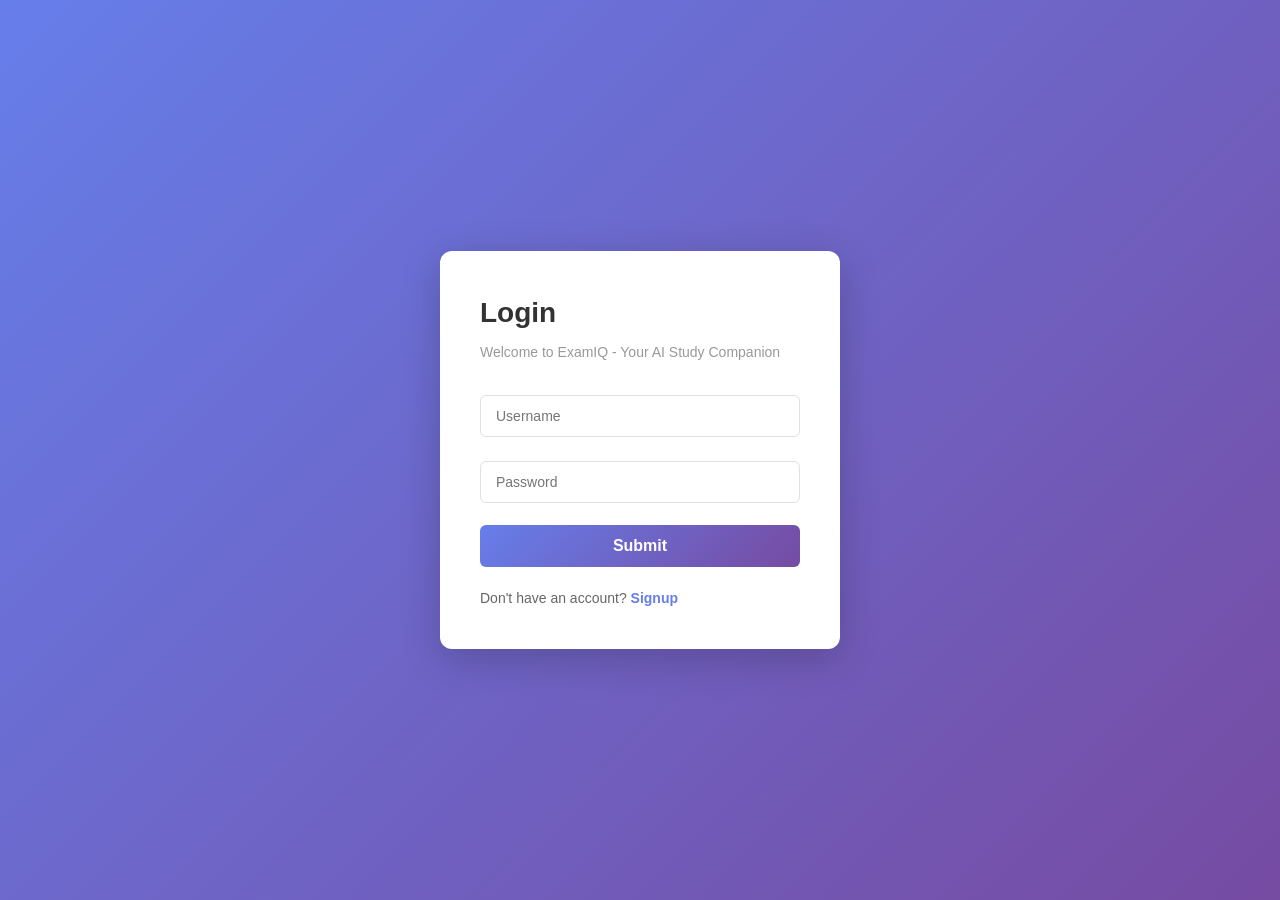
<file: index.html>
<!DOCTYPE html>
<html lang="en">
<head>
    <meta charset="UTF-8">
    <meta name="viewport" content="width=device-width, initial-scale=1.0">
    <title>ExamIQ – AI Exam Assistant</title>
    <link rel="stylesheet" href="style.css">
</head>
<body>

<!-- AUTH PAGE -->
<div id="authPage" class="auth">
    <div class="auth-box">
        <h2 id="formTitle">Login</h2>
        <p class="auth-subtitle">Welcome to ExamIQ - Your AI Study Companion</p>

        <input type="text" id="username" placeholder="Username" class="auth-input">
        <input type="password" id="password" placeholder="Password" class="auth-input">

        <button onclick="handleAuth()" class="auth-btn">Submit</button>

        <p id="toggleText" class="toggle-text">
            Don't have an account?
            <span onclick="toggleForm()" class="toggle-link">Signup</span>
        </p>

        <div id="authError" class="error-message" style="display:none;"></div>
    </div>
</div>

<!-- MAIN APP -->
<div id="mainApp" style="display:none;" class="main-app">

    <!-- TOPBAR -->
    <div class="topbar">
        <div class="topbar-left">
            <h1>📘 ExamIQ – AI Exam Assistant</h1>
        </div>

        <div class="topbar-right">
            <span id="userDisplay" class="user-name"></span>
            <button onclick="logout()" class="btn-logout">Logout</button>
        </div>
    </div>

    <!-- CONTENT -->
    <div class="container">

        <!-- LEFT PANEL - DOCUMENTS & HISTORY -->
        <div class="left-panel">

            <!-- DOCUMENT UPLOAD -->
            <div class="section">
                <h3>📄 Upload Document</h3>
                <div class="upload-box" id="uploadBox">
                    <p>Drag and drop or click to upload</p>
                    <small>PDF, DOC, TXT (Max 50MB)</small>
                    <input type="file" id="fileInput" style="display:none;" onchange="handleFileUpload(event)">
                </div>
                <div id="uploadError" class="error-message" style="display:none;"></div>
                <div id="uploadSuccess" class="success-message" style="display:none;"></div>
            </div>

            <!-- DOCUMENTS LIST -->
            <div class="section">
                <h3>📚 Your Documents</h3>
                <div id="documentsList" class="documents-list">
                    <p class="placeholder">No documents uploaded yet</p>
                </div>
            </div>

            <!-- HISTORY -->
            <div class="section">
                <h3>📜 Recent Outputs</h3>
                <div id="historyList" class="history-list">
                    <p class="placeholder">No exam outputs yet</p>
                </div>
            </div>

        </div>

        <!-- RIGHT PANEL - AI CHAT -->
        <div class="right-panel">
            <h2>🤖 AI Exam Assistant</h2>

            <div id="chatBox" class="chat-box">
                <div class="chat-message ai">
                    <div class="message-content">Hello! 👋 Upload a document and ask me exam-oriented questions.</div>
                </div>
            </div>

            <div class="input-section">
                <textarea id="question" class="question-input" placeholder="Ask your exam question..."></textarea>

                <div class="controls">
                    <div class="control-group">
                        <label>Language:</label>
                        <select id="language" class="select-control">
                            <option value="English">English</option>
                            <option value="Hinglish">Hinglish</option>
                            <option value="Hindi">Hindi</option>
                        </select>
                    </div>

                    <div class="control-group">
                        <label>Marks:</label>
                        <select id="difficulty" class="select-control">
                            <option value="2">2 Marks</option>
                            <option value="5">5 Marks</option>
                            <option value="10">10 Marks</option>
                        </select>
                    </div>

                    <div class="control-group">
                        <label>Document:</label>
                        <select id="documentSelect" class="select-control">
                            <option value="">General Knowledge</option>
                        </select>
                    </div>
                </div>

                <button onclick="askAI()" class="btn-primary">Get Exam Answer</button>
            </div>

            <div id="aiError" class="error-message" style="display:none;"></div>
        </div>

    </div>

</div>

<!-- LOADING SPINNER -->
<div id="loadingSpinner" class="loading-spinner" style="display:none;">
    <div class="spinner"></div>
    <p>Processing...</p>
</div>

<script src="script.js"></script>
</body>
</html>
</file>
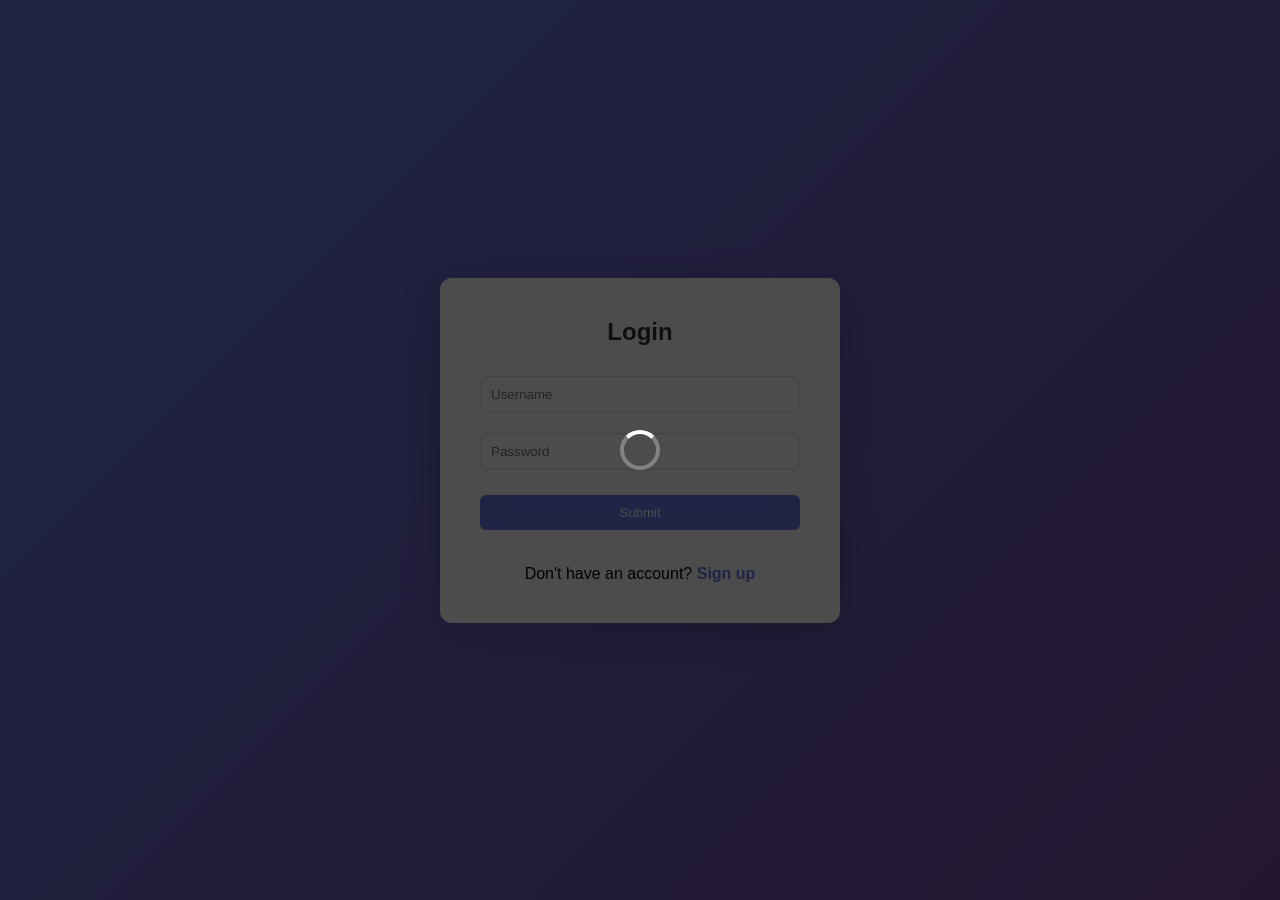
<file: app-simple.html>
<!DOCTYPE html>
<html lang="en">
<head>
    <meta charset="UTF-8">
    <meta name="viewport" content="width=device-width, initial-scale=1.0">
    <title>ExamIQ - Simple</title>
    <style>
        * { margin: 0; padding: 0; box-sizing: border-box; }
        body { font-family: Arial, sans-serif; background: #f5f5f5; }

        .auth { display: flex; justify-content: center; align-items: center; min-height: 100vh; background: linear-gradient(135deg, #667eea, #764ba2); }
        .auth-box { background: white; padding: 40px; border-radius: 12px; width: 400px; box-shadow: 0 10px 40px rgba(0,0,0,0.2); text-align: center; }
        .auth-box h2 { margin-bottom: 20px; color: #333; }
        .auth-box input { width: 100%; padding: 10px; margin: 10px 0; border: 1px solid #ddd; border-radius: 6px; }
        .auth-box button { width: 100%; padding: 10px; margin: 15px 0; background: #667eea; color: white; border: none; border-radius: 6px; cursor: pointer; }
        .auth-box button:hover { background: #764ba2; }
        .auth-error { color: red; margin: 10px 0; }
        .toggle-link { color: #667eea; cursor: pointer; font-weight: bold; }

        .main-app { display: flex; flex-direction: column; height: 100vh; }
        .topbar { background: linear-gradient(135deg, #667eea, #764ba2); color: white; padding: 15px 30px; display: flex; justify-content: space-between; }
        .btn-logout { padding: 8px 16px; background: rgba(255,255,255,0.2); color: white; border: 1px solid white; border-radius: 6px; cursor: pointer; }

        .container { display: flex; flex: 1; gap: 20px; padding: 20px; }
        .left-panel { width: 30%; overflow-y: auto; }
        .right-panel { flex: 1; display: flex; flex-direction: column; background: white; border-radius: 10px; box-shadow: 0 2px 8px rgba(0,0,0,0.1); }

        .section { background: white; padding: 20px; margin-bottom: 15px; border-radius: 10px; box-shadow: 0 2px 8px rgba(0,0,0,0.08); }
        .section h3 { margin-bottom: 15px; color: #333; }

        .item { padding: 10px; background: #f8f9fa; border-left: 3px solid #667eea; border-radius: 6px; margin-bottom: 8px; font-size: 13px; }

        .right-panel h2 { padding: 20px; border-bottom: 1px solid #eee; margin: 0; }
        .chat-box { flex: 1; padding: 20px; overflow-y: auto; }
        .msg { padding: 10px 15px; margin:10px 0; border-radius: 8px; max-width: 80%; }
        .msg.user { background: #667eea; color: white; margin-left: auto; }
        .msg.ai { background: #f1f3f5; }

        .input-section { padding: 20px; border-top: 1px solid #eee; }
        textarea { width: 100%; padding: 10px; border: 1px solid #ddd; border-radius: 6px; font-size: 14px; resize: vertical; min-height: 50px; }
        select { padding: 8px; border: 1px solid #ddd; border-radius: 6px; margin: 5px 5px 5px 0; }
        .btn-ask { width: 100%; padding: 12px; margin-top: 10px; background: #667eea; color: white; border: none; border-radius: 6px; cursor: pointer; }
        .btn-ask:hover { background: #764ba2; }

        .spinner { display: none; position: fixed; top: 0; left: 0; right: 0; bottom: 0; background: rgba(0,0,0,0.7); display: flex; justify-content: center; align-items: center; z-index: 1000; }
        .spinner.show { display: flex !important; }
        .spinner-inner { width: 40px; height: 40px; border: 4px solid rgba(255,255,255,0.3); border-top: 4px solid white; border-radius: 50%; animation: spin 1s linear infinite; }
        @keyframes spin { to { transform: rotate(360deg); } }

        .error { color: red; font-size: 12px; margin: 5px 0; }
        .success { color: green; font-size: 12px; margin: 5px 0; }
    </style>
</head>
<body>

<!-- AUTH -->
<div id="authPage" class="auth">
    <div class="auth-box">
        <h2 id="formTitle">Login</h2>
        <input type="text" id="username" placeholder="Username">
        <input type="password" id="password" placeholder="Password">
        <button onclick="handleAuth()">Submit</button>
        <div id="authError" class="auth-error"></div>
        <p style="margin-top: 20px;">
            Don't have an account? <span class="toggle-link" onclick="toggleForm()">Sign up</span>
        </p>
    </div>
</div>

<!-- APP -->
<div id="mainApp" style="display: none;" class="main-app">
    <div class="topbar">
        <h1>📘 ExamIQ</h1>
        <div>
            <span id="userName" style="color: white; margin-right: 20px;"></span>
            <button class="btn-logout" onclick="logout()">Logout</button>
        </div>
    </div>

    <div class="container">
        <!-- LEFT -->
        <div class="left-panel">
            <div class="section">
                <h3>📄 Upload</h3>
                <input type="file" id="fileInput" style="width: 100%;">
                <button style="width: 100%; padding: 8px; margin-top: 10px; background: #667eea; color: white; border: none; border-radius: 6px; cursor: pointer;" onclick="uploadFile()">Upload</button>
                <div id="uploadMsg"></div>
            </div>

            <div class="section">
                <h3>📚 Docs</h3>
                <div id="docsList">
                    <div class="item">No docs</div>
                </div>
            </div>

            <div class="section">
                <h3>📜 History</h3>
                <div id="historyList">
                    <div class="item">No history</div>
                </div>
            </div>
        </div>

        <!-- RIGHT -->
        <div class="right-panel">
            <h2>🤖 AI Assistant</h2>
            <div class="chat-box" id="chatBox">
                <div class="msg ai">Hello! Ask me exam questions.</div>
            </div>

            <div class="input-section">
                <textarea id="question" placeholder="Ask your question..."></textarea>

                <div>
                    <select id="language">
                        <option value="English">English</option>
                        <option value="Hinglish">Hinglish</option>
                        <option value="Hindi">Hindi</option>
                    </select>
                    <select id="marks">
                        <option value="2">2 Marks</option>
                        <option value="5">5 Marks</option>
                        <option value="10">10 Marks</option>
                    </select>
                </div>

                <button class="btn-ask" onclick="askQuestion()">Get Answer</button>
                <div id="aiError" class="error"></div>
            </div>
        </div>
    </div>
</div>

<div id="spinner" class="spinner">
    <div class="spinner-inner"></div>
</div>

<script>
    const API = 'http://localhost:5000/api';
    let token = null;
    let user = null;
    let isLogin = true;

    console.log('[INFO] ExamIQ loaded');

    function toggleForm() {
        isLogin = !isLogin;
        document.getElementById('formTitle').innerText = isLogin ? 'Login' : 'Sign Up';
    }

    function handleAuth() {
        const username = document.getElementById('username').value.trim();
        const password = document.getElementById('password').value;

        if (!username || !password) {
            document.getElementById('authError').innerText = 'Enter username and password';
            return;
        }

        const url = isLogin ? '/auth/login' : '/auth/signup';

        fetch(API + url, {
            method: 'POST',
            headers: { 'Content-Type': 'application/json' },
            body: JSON.stringify({ username, password })
        })
            .then(r => r.json())
            .then(d => {
                if (d.error) {
                    document.getElementById('authError').innerText = d.error;
                } else if (d.token) {
                    token = d.token;
                    user = d.user;
                    document.getElementById('authPage').style.display = 'none';
                    document.getElementById('mainApp').style.display = 'flex';
                    document.getElementById('userName').innerText = 'Welcome, ' + user.username;
                    loadData();
                } else {
                    alert('Signup successful! Please login.');
                    toggleForm();
                }
            })
            .catch(e => document.getElementById('authError').innerText = e.message);
    }

    function logout() {
        token = null;
        location.reload();
    }

    function uploadFile() {
        const file = document.getElementById('fileInput').files[0];
        if (!file) return;

        const form = new FormData();
        form.append('file', file);

        showSpinner(true);
        fetch(API + '/documents/upload', {
            method: 'POST',
            headers: { 'Authorization': 'Bearer ' + token },
            body: form
        })
            .then(r => r.json())
            .then(d => {
                showSpinner(false);
                if (d.error) {
                    document.getElementById('uploadMsg').innerHTML = '<div class="error">' + d.error + '</div>';
                } else {
                    document.getElementById('uploadMsg').innerHTML = '<div class="success">✓ Uploaded</div>';
                    loadData();
                }
            })
            .catch(e => {
                showSpinner(false);
                document.getElementById('uploadMsg').innerHTML = '<div class="error">' + e.message + '</div>';
            });
    }

    function loadData() {
        fetch(API + '/documents/list', {
            headers: { 'Authorization': 'Bearer ' + token }
        })
            .then(r => r.json())
            .then(d => {
                const list = document.getElementById('docsList');
                if (!d.documents || d.documents.length === 0) {
                    list.innerHTML = '<div class="item">No documents</div>';
                } else {
                    list.innerHTML = d.documents.map(doc =>
                        '<div class="item"><b>' + doc.filename + '</b><br><small>' + new Date(doc.upload_date).toLocaleDateString() + '</small></div>'
                    ).join('');
                }
            });

        fetch(API + '/history/outputs', {
            headers: { 'Authorization': 'Bearer ' + token }
        })
            .then(r => r.json())
            .then(d => {
                const list = document.getElementById('historyList');
                if (!d.outputs || d.outputs.length === 0) {
                    list.innerHTML = '<div class="item">No history</div>';
                } else {
                    list.innerHTML = d.outputs.slice(0, 5).map(o =>
                        '<div class="item"><b>' + o.question.substring(0, 25) + '...</b><br><small>' + o.language + '</small></div>'
                    ).join('');
                }
            });
    }

    function askQuestion() {
        const q = document.getElementById('question').value.trim();
        if (!q) {
            document.getElementById('aiError').innerText = 'Ask a question';
            return;
        }

        showSpinner(true);
        fetch(API + '/questions/ask', {
            method: 'POST',
            headers: {
                'Authorization': 'Bearer ' + token,
                'Content-Type': 'application/json'
            },
            body: JSON.stringify({
                question: q,
                language: document.getElementById('language').value,
                difficulty_marks: parseInt(document.getElementById('marks').value)
            })
        })
            .then(r => r.json())
            .then(d => {
                showSpinner(false);
                if (d.error) {
                    document.getElementById('aiError').innerText = d.error;
                } else {
                    addMsg('user', q);
                    const ans = d.question.answer;
                    addMsg('ai', ans.response);
                    document.getElementById('question').value = '';
                    loadData();
                }
            })
            .catch(e => {
                showSpinner(false);
                document.getElementById('aiError').innerText = e.message;
            });
    }

    function addMsg(role, text) {
        const box = document.getElementById('chatBox');
        const div = document.createElement('div');
        div.className = 'msg ' + role;
        div.innerText = text;
        box.appendChild(div);
        box.scrollTop = box.scrollHeight;
    }

    function showSpinner(show) {
        document.getElementById('spinner').className = show ? 'spinner show' : 'spinner';
    }
</script>

</body>
</html>
</file>
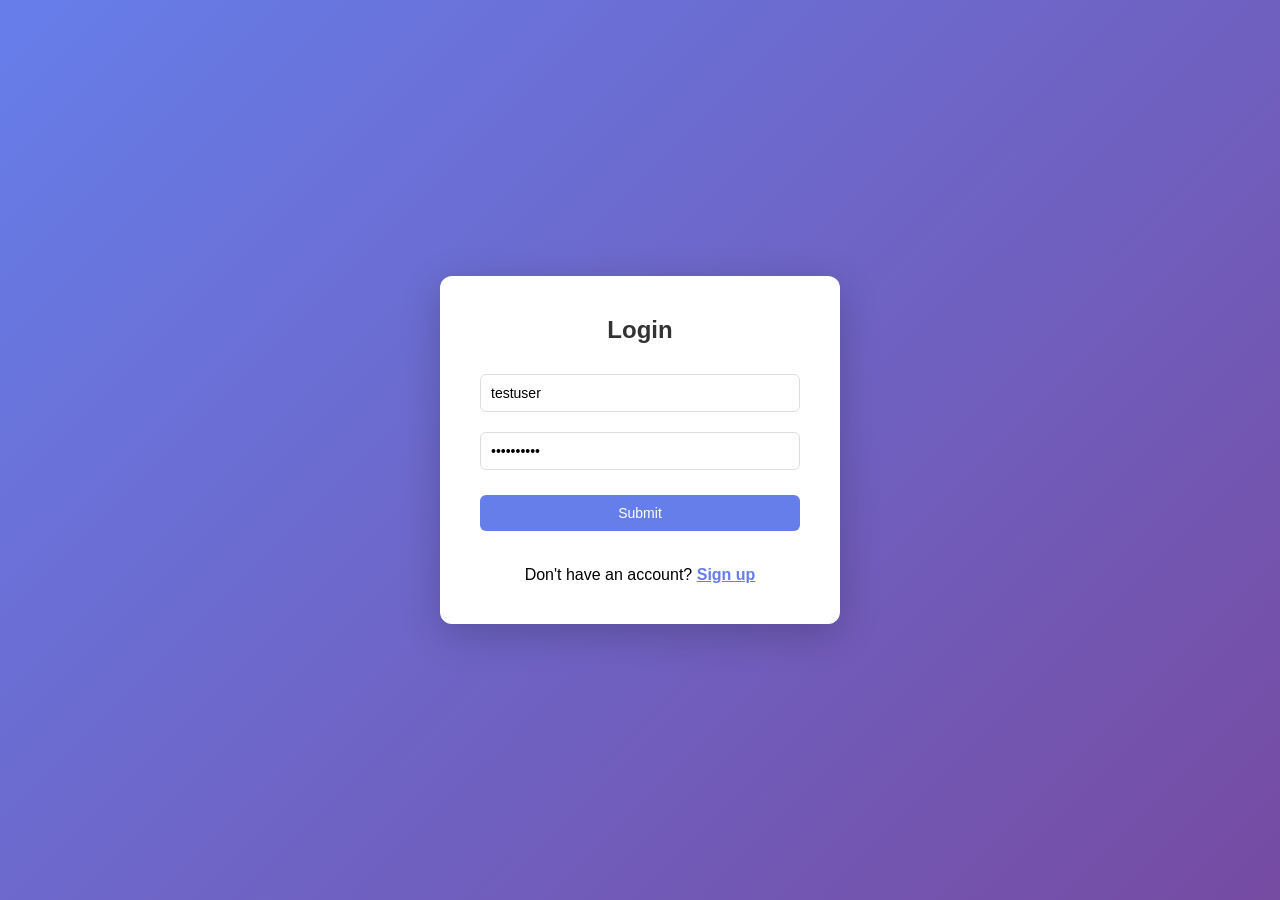
<file: app-working.html>
<!DOCTYPE html>
<html lang="en">
<head>
    <meta charset="UTF-8">
    <meta name="viewport" content="width=device-width, initial-scale=1.0">
    <title>ExamIQ</title>
    <style>
        * { margin: 0; padding: 0; box-sizing: border-box; }
        body { font-family: Arial, sans-serif; background: #f5f5f5; }

        .auth { display: flex; justify-content: center; align-items: center; min-height: 100vh; background: linear-gradient(135deg, #667eea, #764ba2); }
        .auth-box { background: white; padding: 40px; border-radius: 12px; width: 400px; box-shadow: 0 10px 40px rgba(0,0,0,0.2); text-align: center; }
        .auth-box h2 { margin-bottom: 20px; color: #333; }
        .auth-box input { width: 100%; padding: 10px; margin: 10px 0; border: 1px solid #ddd; border-radius: 6px; font-size: 14px; }
        .auth-box button { width: 100%; padding: 10px; margin: 15px 0; background: #667eea; color: white; border: none; border-radius: 6px; cursor: pointer; font-size: 14px; }
        .auth-box button:hover { background: #764ba2; }
        .auth-error { color: red; margin: 10px 0; font-size: 13px; }
        .toggle-link { color: #667eea; cursor: pointer; font-weight: bold; text-decoration: underline; }

        .main-app { display: flex; flex-direction: column; height: 100vh; }
        .topbar { background: linear-gradient(135deg, #667eea, #764ba2); color: white; padding: 15px 30px; display: flex; justify-content: space-between; align-items: center; }
        .topbar h1 { font-size: 24px; }
        .btn-logout { padding: 8px 16px; background: rgba(255,255,255,0.2); color: white; border: 1px solid white; border-radius: 6px; cursor: pointer; font-size: 13px; }
        .btn-logout:hover { background: rgba(255,255,255,0.3); }

        .container { display: flex; flex: 1; gap: 20px; padding: 20px; overflow: hidden; }
        .left-panel { width: 30%; overflow-y: auto; display: flex; flex-direction: column; gap: 15px; }
        .right-panel { flex: 1; display: flex; flex-direction: column; background: white; border-radius: 10px; box-shadow: 0 2px 8px rgba(0,0,0,0.1); overflow: hidden; }

        .section { background: white; padding: 20px; border-radius: 10px; box-shadow: 0 2px 8px rgba(0,0,0,0.08); }
        .section h3 { margin-bottom: 15px; color: #333; font-size: 16px; }

        .item { padding: 10px; background: #f8f9fa; border-left: 3px solid #667eea; border-radius: 6px; margin-bottom: 8px; font-size: 12px; }
        .item b { display: block; margin-bottom: 4px; }
        .item small { color: #999; }

        .right-panel h2 { padding: 20px; border-bottom: 1px solid #eee; margin: 0; font-size: 18px; }

        .chat-box { flex: 1; padding: 20px; overflow-y: auto; display: flex; flex-direction: column; gap: 12px; }
        .msg { padding: 12px 15px; border-radius: 8px; max-width: 85%; word-wrap: break-word; line-height: 1.5; }
        .msg.user { background: #667eea; color: white; align-self: flex-end; margin-left: 15%; }
        .msg.ai { background: #f1f3f5; color: #333; align-self: flex-start; margin-right: 15%; }
        .msg.ai .tags { margin-top: 10px; display: flex; flex-wrap: wrap; gap: 6px; }
        .msg.ai .tags span { background: #e8eef7; color: #667eea; padding: 3px 8px; border-radius: 12px; font-size: 11px; font-weight: bold; }

        .input-section { padding: 20px; border-top: 1px solid #eee; background: #fafbfc; }
        textarea { width: 100%; padding: 10px; border: 1px solid #ddd; border-radius: 6px; font-size: 14px; font-family: Arial; resize: vertical; min-height: 50px; }
        .controls { display: grid; grid-template-columns: 1fr 1fr; gap: 10px; margin: 10px 0; }
        select { padding: 8px; border: 1px solid #ddd; border-radius: 6px; font-size: 13px; }
        .btn-ask { width: 100%; padding: 12px; margin-top: 10px; background: #667eea; color: white; border: none; border-radius: 6px; cursor: pointer; font-weight: 600; font-size: 14px; }
        .btn-ask:hover { background: #764ba2; }
        .btn-ask:active { transform: scale(0.98); }

        .error { color: #d32f2f; font-size: 12px; margin: 8px 0; padding: 8px; background: #ffebee; border-radius: 4px; border-left: 3px solid #d32f2f; }
        .success { color: #388e3c; font-size: 12px; margin: 8px 0; }

        .spinner { display: none; position: fixed; top: 0; left: 0; right: 0; bottom: 0; background: rgba(0,0,0,0.6); justify-content: center; align-items: center; z-index: 9999; }
        .spinner.show { display: flex; }
        .spinner-inner { width: 50px; height: 50px; border: 4px solid rgba(255,255,255,0.2); border-top: 4px solid white; border-radius: 50%; animation: spin 1s linear infinite; }
        @keyframes spin { to { transform: rotate(360deg); } }
    </style>
</head>
<body>

<!-- AUTH PAGE -->
<div id="authPage" class="auth">
    <div class="auth-box">
        <h2 id="formTitle">Login</h2>
        <input type="text" id="username" placeholder="Username" value="testuser">
        <input type="password" id="password" placeholder="Password" value="test123456">
        <button onclick="handleAuth()">Submit</button>
        <div id="authError" class="auth-error"></div>
        <p style="margin-top: 20px;">
            Don't have an account? <span class="toggle-link" onclick="toggleForm()">Sign up</span>
        </p>
    </div>
</div>

<!-- MAIN APP -->
<div id="mainApp" style="display: none;" class="main-app">
    <div class="topbar">
        <h1>📘 ExamIQ</h1>
        <div style="display: flex; align-items: center; gap: 20px;">
            <span id="userName" style="font-size: 14px;"></span>
            <button class="btn-logout" onclick="logout()">Logout</button>
        </div>
    </div>

    <div class="container">
        <!-- LEFT PANEL -->
        <div class="left-panel">
            <div class="section">
                <h3>📄 Upload Document</h3>
                <input type="file" id="fileInput" style="width: 100%; padding: 8px; border: 1px solid #ddd; border-radius: 6px;">
                <button style="width: 100%; padding: 8px; margin-top: 10px; background: #667eea; color: white; border: none; border-radius: 6px; cursor: pointer; font-size: 13px;" onclick="uploadFile()">Upload</button>
                <div id="uploadMsg"></div>
            </div>

            <div class="section">
                <h3>📚 Documents</h3>
                <div id="docsList">
                    <div class="item">No documents</div>
                </div>
            </div>

            <div class="section">
                <h3>📜 History</h3>
                <div id="historyList">
                    <div class="item">No history</div>
                </div>
            </div>
        </div>

        <!-- RIGHT PANEL -->
        <div class="right-panel">
            <h2>🤖 AI Assistant</h2>
            <div class="chat-box" id="chatBox">
                <div class="msg ai">Hello! 👋 Ask me exam questions.</div>
            </div>

            <div class="input-section">
                <textarea id="question" placeholder="Ask your exam question..."></textarea>

                <div class="controls">
                    <div>
                        <label style="font-size: 12px; color: #666;">Language:</label>
                        <select id="language">
                            <option value="English">English</option>
                            <option value="Hinglish">Hinglish</option>
                            <option value="Hindi">Hindi</option>
                        </select>
                    </div>
                    <div>
                        <label style="font-size: 12px; color: #666;">Marks:</label>
                        <select id="marks">
                            <option value="2">2 Marks</option>
                            <option value="5">5 Marks</option>
                            <option value="10">10 Marks</option>
                        </select>
                    </div>
                </div>

                <button class="btn-ask" onclick="askQuestion()">Get Exam Answer</button>
                <div id="aiError"></div>
            </div>
        </div>
    </div>
</div>

<div id="spinner" class="spinner">
    <div class="spinner-inner"></div>
</div>

<script>
    const API = 'http://localhost:5000/api';
    let token = null;
    let user = null;
    let isLogin = true;

    console.log('[INIT] ExamIQ App Starting...');

    function log(msg) {
        console.log('[APP]', msg);
    }

    function toggleForm() {
        isLogin = !isLogin;
        document.getElementById('formTitle').innerText = isLogin ? 'Login' : 'Sign Up';
    }

    function showError(msg) {
        log('ERROR: ' + msg);
        console.error(msg);
    }

    function handleAuth() {
        const username = document.getElementById('username').value.trim();
        const password = document.getElementById('password').value;

        if (!username || !password) {
            document.getElementById('authError').innerText = 'Enter username and password';
            return;
        }

        log('Auth attempt: ' + (isLogin ? 'login' : 'signup'));
        const url = isLogin ? '/auth/login' : '/auth/signup';

        fetch(API + url, {
            method: 'POST',
            headers: { 'Content-Type': 'application/json' },
            body: JSON.stringify({ username, password })
        })
            .then(res => {
                log('Auth response status: ' + res.status);
                return res.json();
            })
            .then(data => {
                log('Auth response: ' + JSON.stringify(data).substring(0, 100));

                if (data.error) {
                    document.getElementById('authError').innerText = data.error;
                } else if (data.token) {
                    token = data.token;
                    user = data.user;
                    log('Auth success! Token: ' + token.substring(0, 20) + '...');

                    document.getElementById('authPage').style.display = 'none';
                    document.getElementById('mainApp').style.display = 'flex';
                    document.getElementById('userName').innerText = 'Welcome, ' + user.username;

                    loadData();
                } else {
                    alert('Signup successful! Please login now.');
                    toggleForm();
                }
            })
            .catch(err => {
                log('Auth error: ' + err.message);
                document.getElementById('authError').innerText = 'Error: ' + err.message;
            });
    }

    function logout() {
        if (confirm('Logout?')) {
            token = null;
            location.reload();
        }
    }

    function uploadFile() {
        const file = document.getElementById('fileInput').files[0];
        if (!file) {
            document.getElementById('uploadMsg').innerHTML = '<div class="error">Select a file first</div>';
            return;
        }

        log('Uploading file: ' + file.name);
        const form = new FormData();
        form.append('file', file);

        showSpinner(true);
        fetch(API + '/documents/upload', {
            method: 'POST',
            headers: { 'Authorization': 'Bearer ' + token },
            body: form
        })
            .then(r => r.json())
            .then(d => {
                showSpinner(false);
                log('Upload response: ' + JSON.stringify(d).substring(0, 100));

                if (d.error) {
                    document.getElementById('uploadMsg').innerHTML = '<div class="error">' + d.error + '</div>';
                } else {
                    document.getElementById('uploadMsg').innerHTML = '<div class="success">✓ File uploaded!</div>';
                    document.getElementById('fileInput').value = '';
                    loadData();
                }
            })
            .catch(err => {
                showSpinner(false);
                log('Upload error: ' + err.message);
                document.getElementById('uploadMsg').innerHTML = '<div class="error">' + err.message + '</div>';
            });
    }

    function loadData() {
        log('Loading documents and history...');

        // Load documents
        fetch(API + '/documents/list', {
            headers: { 'Authorization': 'Bearer ' + token }
        })
            .then(r => r.json())
            .then(d => {
                log('Documents loaded: ' + (d.documents ? d.documents.length : 0));
                const list = document.getElementById('docsList');
                if (!d.documents || d.documents.length === 0) {
                    list.innerHTML = '<div class="item">No documents</div>';
                } else {
                    list.innerHTML = d.documents.map(doc =>
                        '<div class="item"><b>' + doc.filename + '</b><small>' + new Date(doc.upload_date).toLocaleDateString() + '</small></div>'
                    ).join('');
                }
            })
            .catch(err => log('Error loading documents: ' + err.message));

        // Load history
        fetch(API + '/history/outputs', {
            headers: { 'Authorization': 'Bearer ' + token }
        })
            .then(r => r.json())
            .then(d => {
                log('History loaded: ' + (d.outputs ? d.outputs.length : 0));
                const list = document.getElementById('historyList');
                if (!d.outputs || d.outputs.length === 0) {
                    list.innerHTML = '<div class="item">No history</div>';
                } else {
                    list.innerHTML = d.outputs.slice(0, 5).map(o =>
                        '<div class="item"><b>' + o.question.substring(0, 25) + '...</b><br><small>' + o.language + ' • ' + o.difficulty_marks + 'm</small></div>'
                    ).join('');
                }
            })
            .catch(err => log('Error loading history: ' + err.message));
    }

    function askQuestion() {
        const question = document.getElementById('question').value.trim();
        if (!question) {
            document.getElementById('aiError').innerHTML = '<div class="error">Please ask a question</div>';
            return;
        }

        const language = document.getElementById('language').value;
        const marks = parseInt(document.getElementById('marks').value);

        log('Asking question: ' + question.substring(0, 50) + '...');
        log('Language: ' + language + ', Marks: ' + marks);

        document.getElementById('aiError').innerHTML = '';
        showSpinner(true);

        fetch(API + '/questions/ask', {
            method: 'POST',
            headers: {
                'Authorization': 'Bearer ' + token,
                'Content-Type': 'application/json'
            },
            body: JSON.stringify({
                question: question,
                language: language,
                difficulty_marks: marks
            })
        })
            .then(res => {
                log('API response status: ' + res.status);
                return res.json();
            })
            .then(data => {
                showSpinner(false);
                log('API response received: ' + JSON.stringify(data).substring(0, 150));

                if (data.error) {
                    log('API error: ' + data.error);
                    document.getElementById('aiError').innerHTML = '<div class="error">' + data.error + '</div>';
                } else if (data.question && data.question.answer) {
                    log('Answer received! Displaying...');

                    // Add user message
                    addMessage('user', question);

                    // Add AI message with formatting
                    const answer = data.question.answer;
                    const tags = answer.tags || [];

                    const msgDiv = document.createElement('div');
                    msgDiv.className = 'msg ai';

                    const responseText = document.createElement('div');
                    responseText.innerText = answer.response;
                    msgDiv.appendChild(responseText);

                    if (tags.length > 0) {
                        const tagsDiv = document.createElement('div');
                        tagsDiv.className = 'tags';
                        tagsDiv.innerHTML = tags.map(tag => '<span>' + tag + '</span>').join('');
                        msgDiv.appendChild(tagsDiv);
                    }

                    document.getElementById('chatBox').appendChild(msgDiv);
                    document.getElementById('chatBox').scrollTop = document.getElementById('chatBox').scrollHeight;

                    // Clear input
                    document.getElementById('question').value = '';

                    // Refresh history
                    loadData();
                    log('Answer displayed successfully!');
                } else {
                    log('Invalid response structure: ' + JSON.stringify(data));
                    document.getElementById('aiError').innerHTML = '<div class="error">Invalid response structure</div>';
                }
            })
            .catch(err => {
                showSpinner(false);
                log('Fetch error: ' + err.message);
                document.getElementById('aiError').innerHTML = '<div class="error">Error: ' + err.message + '</div>';
            });
    }

    function addMessage(role, text) {
        const chatBox = document.getElementById('chatBox');
        const msgDiv = document.createElement('div');
        msgDiv.className = 'msg ' + role;
        msgDiv.innerText = text;
        chatBox.appendChild(msgDiv);
        chatBox.scrollTop = chatBox.scrollHeight;
        log('Message added: ' + role);
    }

    function showSpinner(show) {
        const spinner = document.getElementById('spinner');
        if (show) {
            spinner.classList.add('show');
        } else {
            spinner.classList.remove('show');
        }
    }

    // Initialize
    window.addEventListener('load', () => {
        log('Page loaded, ready for interaction');
    });
</script>

</body>
</html>
</file>
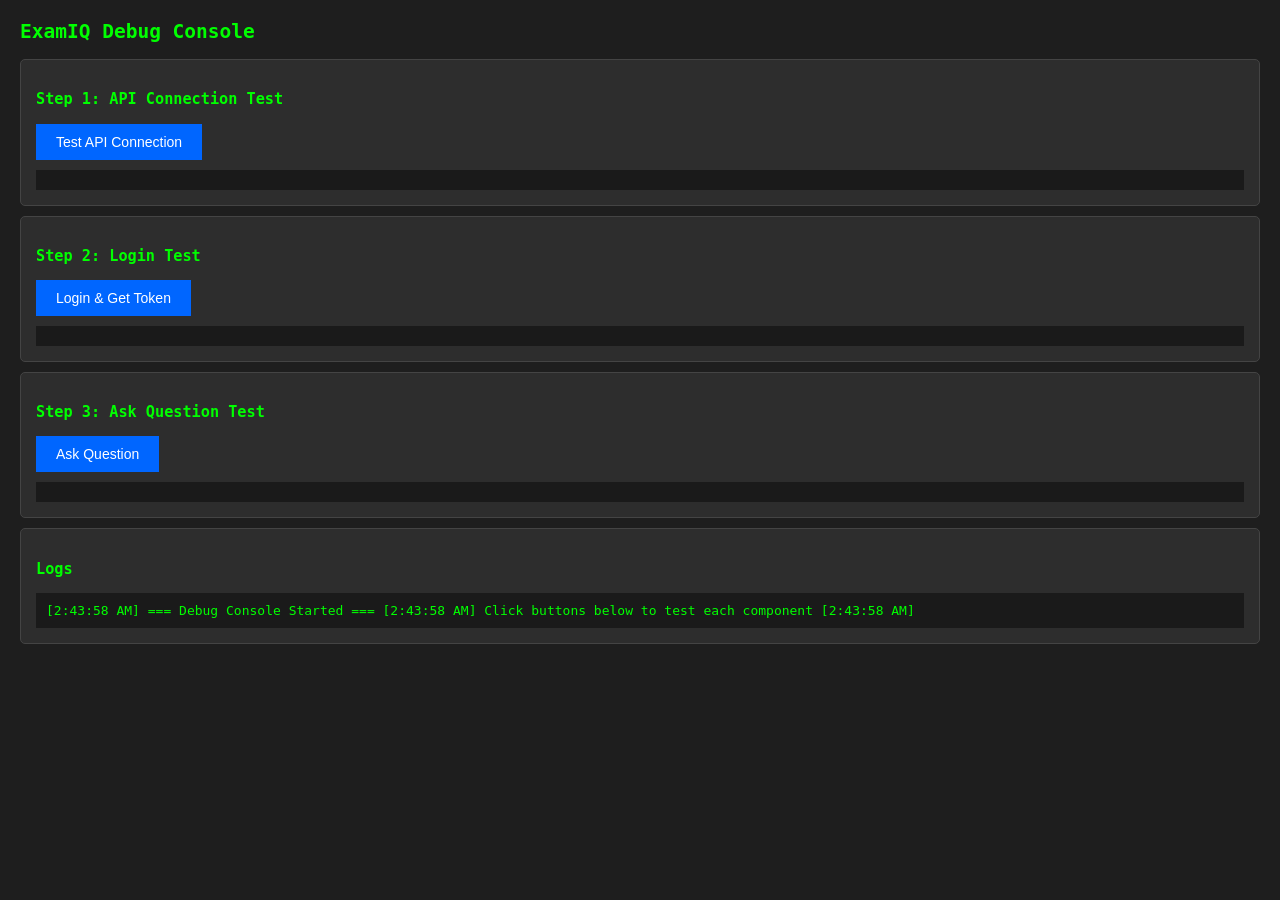
<file: debug.html>
<!DOCTYPE html>
<html>
<head>
    <title>ExamIQ - Debug</title>
    <style>
        body { font-family: monospace; margin: 20px; background: #1e1e1e; color: #00ff00; }
        .box { background: #2d2d2d; padding: 15px; margin: 10px 0; border: 1px solid #444; border-radius: 5px; }
        button { padding: 10px 20px; background: #0066ff; color: white; cursor: pointer; border: none; font-size: 14px; }
        button:hover { background: #0044cc; }
        .response { background: #1a1a1a; padding: 10px; margin-top: 10px; overflow-x: auto; max-height: 300px; }
        .error { color: #ff4444; }
        .success { color: #44ff44; }
    </style>
</head>
<body>
    <h2>ExamIQ Debug Console</h2>

    <div class="box">
        <h3>Step 1: API Connection Test</h3>
        <button onclick="testConnection()">Test API Connection</button>
        <div id="test1" class="response"></div>
    </div>

    <div class="box">
        <h3>Step 2: Login Test</h3>
        <button onclick="testLoginAPI()">Login & Get Token</button>
        <div id="test2" class="response"></div>
    </div>

    <div class="box">
        <h3>Step 3: Ask Question Test</h3>
        <button onclick="testQuestionAPI()">Ask Question</button>
        <div id="test3" class="response"></div>
    </div>

    <div class="box">
        <h3>Logs</h3>
        <div id="logs" class="response"></div>
    </div>

    <script>
        let token = null;

        function log(msg) {
            const logsDiv = document.getElementById('logs');
            const time = new Date().toLocaleTimeString();
            logsDiv.innerHTML += `[${time}] ${msg}\n`;
            logsDiv.scrollTop = logsDiv.scrollHeight;
            console.log(msg);
        }

        function testConnection() {
            log('Testing API connection...');
            const resultDiv = document.getElementById('test1');
            resultDiv.innerHTML = '<span class="success">Testing...</span>\n';

            fetch('http://localhost:5000/api/auth/login', {
                method: 'POST',
                headers: { 'Content-Type': 'application/json' },
                body: JSON.stringify({ username: 'test', password: 'test' })
            })
                .then(res => {
                    log(`✓ Server responded with status: ${res.status}`);
                    return res.json();
                })
                .then(data => {
                    log('✓ Successfully got JSON response');
                    resultDiv.innerHTML += `<span class="success">✓ API is reachable!\n</span>`;
                    resultDiv.innerHTML += `Response keys: ${Object.keys(data).join(', ')}\n`;
                })
                .catch(err => {
                    log(`✗ ERROR: ${err.message}`);
                    resultDiv.innerHTML = `<span class="error">✗ Connection Failed:\n${err.message}</span>`;
                });
        }

        function testLoginAPI() {
            log('Testing login...');
            const resultDiv = document.getElementById('test2');
            resultDiv.innerHTML = '<span class="success">Logging in...</span>\n';

            fetch('http://localhost:5000/api/auth/login', {
                method: 'POST',
                headers: { 'Content-Type': 'application/json' },
                body: JSON.stringify({ username: 'testuser', password: 'test123456' })
            })
                .then(res => res.json())
                .then(data => {
                    if (data.token) {
                        token = data.token;
                        log(`✓ Login successful! Token: ${token.substring(0, 20)}...`);
                        resultDiv.innerHTML = `<span class="success">✓ Login Successful!\n`;
                        resultDiv.innerHTML += `Token: ${token}\n`;
                        resultDiv.innerHTML += `User: ${data.user.username}</span>`;
                    } else {
                        log('✗ No token in response');
                        resultDiv.innerHTML = `<span class="error">✗ Login failed (no token)</span>`;
                    }
                })
                .catch(err => {
                    log(`✗ ERROR: ${err.message}`);
                    resultDiv.innerHTML = `<span class="error">✗ Error:\n${err.message}</span>`;
                });
        }

        function testQuestionAPI() {
            if (!token) {
                log('✗ No token available. Login first!');
                document.getElementById('test3').innerHTML = '<span class="error">✗ Please login first!</span>';
                return;
            }

            log('Testing question API...');
            const resultDiv = document.getElementById('test3');
            resultDiv.innerHTML = '<span class="success">Sending question...</span>\n';

            fetch('http://localhost:5000/api/questions/ask', {
                method: 'POST',
                headers: {
                    'Authorization': `Bearer ${token}`,
                    'Content-Type': 'application/json'
                },
                body: JSON.stringify({
                    question: 'What is AI?',
                    language: 'English',
                    difficulty_marks: 5
                })
            })
                .then(res => res.json())
                .then(data => {
                    if (data.question) {
                        log('✓ Question API successful!');
                        resultDiv.innerHTML = `<span class="success">✓ Answer Received!\n`;
                        resultDiv.innerHTML += `Q: ${data.question.question_text}\n`;
                        resultDiv.innerHTML += `A: ${data.question.answer.response.substring(0, 100)}...\n`;
                        resultDiv.innerHTML += `Tags: ${data.question.answer.tags.join(', ')}</span>`;
                    } else {
                        log(`✗ No answer in response: ${JSON.stringify(data)}`);
                        resultDiv.innerHTML = `<span class="error">✗ Error:\n${data.error || 'Unknown error'}</span>`;
                    }
                })
                .catch(err => {
                    log(`✗ ERROR: ${err.message}`);
                    resultDiv.innerHTML = `<span class="error">✗ Error:\n${err.message}</span>`;
                });
        }

        // Auto-run on load
        window.addEventListener('load', () => {
            log('=== Debug Console Started ===');
            log('Click buttons below to test each component');
            log('');
        });
    </script>
</body>
</html>
</file>
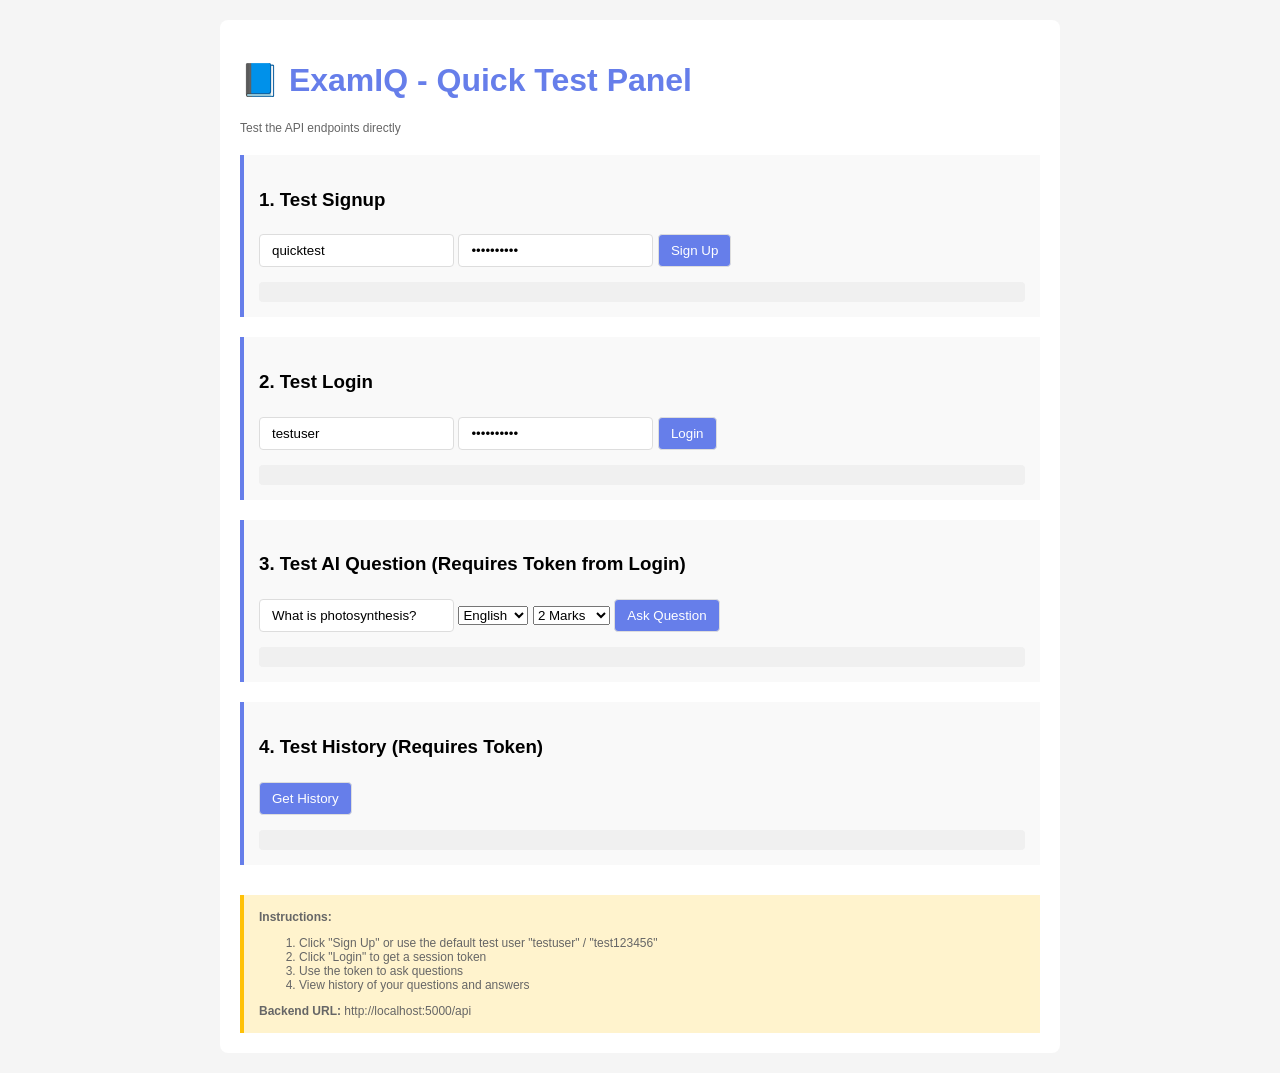
<file: test.html>
<!DOCTYPE html>
<html>
<head>
    <title>ExamIQ - Quick Test</title>
    <style>
        body { font-family: Arial; margin: 20px; background: #f5f5f5; }
        .container { max-width: 800px; margin: 0 auto; background: white; padding: 20px; border-radius: 8px; }
        h1 { color: #667eea; }
        .test-section { margin: 20px 0; padding: 15px; background: #f9f9f9; border-left: 4px solid #667eea; }
        input, button { padding: 8px 12px; margin: 5px 0; border: 1px solid #ddd; border-radius: 4px; }
        button { background: #667eea; color: white; cursor: pointer; }
        button:hover { background: #764ba2; }
        .result { background: #f0f0f0; padding: 10px; margin-top: 10px; border-radius: 4px; font-family: monospace; max-height: 200px; overflow-y: auto; }
        .success { color: green; font-weight: bold; }
        .error { color: red; font-weight: bold; }
        .info { color: #666; font-size: 12px; }
    </style>
</head>
<body>
    <div class="container">
        <h1>📘 ExamIQ - Quick Test Panel</h1>
        <p class="info">Test the API endpoints directly</p>

        <!-- Test 1: Signup -->
        <div class="test-section">
            <h3>1. Test Signup</h3>
            <input type="text" id="signupUser" placeholder="Username" value="quicktest">
            <input type="password" id="signupPass" placeholder="Password" value="test123456">
            <button onclick="testSignup()">Sign Up</button>
            <div id="signupResult" class="result"></div>
        </div>

        <!-- Test 2: Login -->
        <div class="test-section">
            <h3>2. Test Login</h3>
            <input type="text" id="loginUser" placeholder="Username" value="testuser">
            <input type="password" id="loginPass" placeholder="Password" value="test123456">
            <button onclick="testLogin()">Login</button>
            <div id="loginResult" class="result"></div>
        </div>

        <!-- Test 3: Ask Question -->
        <div class="test-section">
            <h3>3. Test AI Question (Requires Token from Login)</h3>
            <input type="text" id="question" placeholder="Your question" value="What is photosynthesis?">
            <select id="language">
                <option value="English">English</option>
                <option value="Hinglish">Hinglish</option>
                <option value="Hindi">Hindi</option>
            </select>
            <select id="marks">
                <option value="2">2 Marks</option>
                <option value="5">5 Marks</option>
                <option value="10">10 Marks</option>
            </select>
            <button onclick="testQuestion()">Ask Question</button>
            <div id="questionResult" class="result"></div>
        </div>

        <!-- Test 4: Get History -->
        <div class="test-section">
            <h3>4. Test History (Requires Token)</h3>
            <button onclick="testHistory()">Get History</button>
            <div id="historyResult" class="result"></div>
        </div>

        <div class="info" style="margin-top: 30px; padding: 15px; background: #fff3cd; border-left: 4px solid #ffc107;">
            <strong>Instructions:</strong>
            <ol>
                <li>Click "Sign Up" or use the default test user "testuser" / "test123456"</li>
                <li>Click "Login" to get a session token</li>
                <li>Use the token to ask questions</li>
                <li>View history of your questions and answers</li>
            </ol>
            <strong>Backend URL:</strong> http://localhost:5000/api
        </div>
    </div>

    <script>
        let currentToken = null;

        function log(elementId, message, isError = false) {
            const el = document.getElementById(elementId);
            const timestamp = new Date().toLocaleTimeString();
            const className = isError ? 'error' : 'success';
            el.innerHTML += `<div class="${className}">[${timestamp}] ${message}</div>`;
            el.scrollTop = el.scrollHeight;
        }

        function testSignup() {
            const user = document.getElementById('signupUser').value;
            const pass = document.getElementById('signupPass').value;
            document.getElementById('signupResult').innerHTML = '';

            fetch('http://localhost:5000/api/auth/signup', {
                method: 'POST',
                headers: { 'Content-Type': 'application/json' },
                body: JSON.stringify({ username: user, password: pass })
            })
                .then(r => r.json())
                .then(d => {
                    if (d.error) {
                        log('signupResult', `Error: ${d.error}`, true);
                    } else {
                        log('signupResult', `✓ Created user: ${d.user.username}`);
                    }
                })
                .catch(e => log('signupResult', `Connection Error: ${e.message}`, true));
        }

        function testLogin() {
            const user = document.getElementById('loginUser').value;
            const pass = document.getElementById('loginPass').value;
            document.getElementById('loginResult').innerHTML = '';

            fetch('http://localhost:5000/api/auth/login', {
                method: 'POST',
                headers: { 'Content-Type': 'application/json' },
                body: JSON.stringify({ username: user, password: pass })
            })
                .then(r => r.json())
                .then(d => {
                    if (d.error) {
                        log('loginResult', `Error: ${d.error}`, true);
                    } else {
                        currentToken = d.token;
                        log('loginResult', `✓ Logged in as ${d.user.username}`);
                        log('loginResult', `✓ Token: ${d.token.substring(0, 20)}...`);
                    }
                })
                .catch(e => log('loginResult', `Connection Error: ${e.message}`, true));
        }

        function testQuestion() {
            if (!currentToken) {
                log('questionResult', 'Error: Please login first to get token', true);
                return;
            }

            const q = document.getElementById('question').value;
            const lang = document.getElementById('language').value;
            const marks = parseInt(document.getElementById('marks').value);
            document.getElementById('questionResult').innerHTML = '';

            fetch('http://localhost:5000/api/questions/ask', {
                method: 'POST',
                headers: {
                    'Authorization': `Bearer ${currentToken}`,
                    'Content-Type': 'application/json'
                },
                body: JSON.stringify({
                    question: q,
                    language: lang,
                    difficulty_marks: marks
                })
            })
                .then(r => r.json())
                .then(d => {
                    if (d.error) {
                        log('questionResult', `Error: ${d.error}`, true);
                    } else {
                        log('questionResult', `✓ Question: ${d.question.question_text}`);
                        log('questionResult', `✓ Language: ${d.question.language} (${d.question.difficulty_marks} marks)`);
                        log('questionResult', `✓ Answer: ${d.question.answer.response.substring(0, 100)}...`);
                        log('questionResult', `✓ Tags: ${d.question.answer.tags.join(', ')}`);
                    }
                })
                .catch(e => log('questionResult', `Connection Error: ${e.message}`, true));
        }

        function testHistory() {
            if (!currentToken) {
                log('historyResult', 'Error: Please login first to get token', true);
                return;
            }

            document.getElementById('historyResult').innerHTML = '';

            fetch('http://localhost:5000/api/history/outputs', {
                headers: { 'Authorization': `Bearer ${currentToken}` }
            })
                .then(r => r.json())
                .then(d => {
                    if (d.error) {
                        log('historyResult', `Error: ${d.error}`, true);
                    } else {
                        log('historyResult', `✓ Total outputs: ${d.total}`);
                        d.outputs.forEach((o, i) => {
                            log('historyResult', `${i + 1}. Q: ${o.question.substring(0, 40)}... (${o.language})`);
                        });
                    }
                })
                .catch(e => log('historyResult', `Connection Error: ${e.message}`, true));
        }

        // Auto-test on page load
        window.addEventListener('load', () => {
            console.log('✓ Test page loaded');
            console.log('ℹ API Base: http://localhost:5000/api');
        });
    </script>
</body>
</html>
</file>
<file: style.css>
* {
    margin: 0;
    padding: 0;
    box-sizing: border-box;
}

body {
    font-family: 'Segoe UI', Tahoma, Geneva, Verdana, sans-serif;
    background: #f0f2f5;
    color: #333;
    line-height: 1.6;
}

/* ========== AUTH PAGE ========== */
.auth {
    height: 100vh;
    display: flex;
    justify-content: center;
    align-items: center;
    background: linear-gradient(135deg, #667eea 0%, #764ba2 100%);
}

.auth-box {
    background: white;
    padding: 40px;
    border-radius: 12px;
    width: 100%;
    max-width: 400px;
    box-shadow: 0 10px 40px rgba(0, 0, 0, 0.2);
    animation: slideUp 0.5s ease-out;
}

@keyframes slideUp {
    from {
        opacity: 0;
        transform: translateY(30px);
    }
    to {
        opacity: 1;
        transform: translateY(0);
    }
}

.auth-box h2 {
    color: #333;
    margin-bottom: 5px;
    font-size: 28px;
}

.auth-subtitle {
    color: #999;
    font-size: 14px;
    margin-bottom: 20px;
}

.auth-input,
.auth-box input {
    width: 100%;
    padding: 12px 15px;
    margin: 12px 0;
    border: 1px solid #e0e0e0;
    border-radius: 6px;
    font-size: 14px;
    transition: border-color 0.3s;
}

.auth-input:focus,
.auth-box input:focus {
    outline: none;
    border-color: #667eea;
    box-shadow: 0 0 0 3px rgba(102, 126, 234, 0.1);
}

.auth-btn,
.auth-box button {
    width: 100%;
    padding: 12px;
    margin-top: 10px;
    background: linear-gradient(135deg, #667eea, #764ba2);
    color: white;
    border: none;
    border-radius: 6px;
    font-size: 16px;
    font-weight: 600;
    cursor: pointer;
    transition: transform 0.2s;
}

.auth-btn:hover,
.auth-box button:hover {
    transform: translateY(-2px);
    box-shadow: 0 5px 20px rgba(102, 126, 234, 0.4);
}

.toggle-text {
    margin-top: 20px;
    color: #666;
    font-size: 14px;
}

.toggle-link {
    color: #667eea;
    font-weight: 600;
    cursor: pointer;
    transition: color 0.3s;
}

.toggle-link:hover {
    color: #764ba2;
    text-decoration: underline;
}

.error-message {
    background: #fee;
    color: #c33;
    padding: 12px;
    border-radius: 6px;
    margin: 10px 0;
    border-left: 4px solid #c33;
    font-size: 14px;
}

.success-message {
    background: #efe;
    color: #3c3;
    padding: 12px;
    border-radius: 6px;
    margin: 10px 0;
    border-left: 4px solid #3c3;
    font-size: 14px;
}

/* ========== MAIN APP ========== */
.main-app {
    display: flex;
    flex-direction: column;
    height: 100vh;
    background: #f5f7fa;
}

/* TOPBAR */
.topbar {
    background: linear-gradient(135deg, #667eea, #764ba2);
    color: white;
    padding: 15px 30px;
    display: flex;
    justify-content: space-between;
    align-items: center;
    box-shadow: 0 4px 12px rgba(0, 0, 0, 0.15);
}

.topbar-left {
    display: flex;
    align-items: center;
}

.topbar h1 {
    font-size: 24px;
    font-weight: 700;
}

.topbar-right {
    display: flex;
    align-items: center;
    gap: 20px;
}

.user-name {
    font-size: 14px;
    opacity: 0.9;
}

.btn-logout {
    padding: 8px 16px;
    background: rgba(255, 255, 255, 0.2);
    color: white;
    border: 1px solid rgba(255, 255, 255, 0.4);
    border-radius: 6px;
    cursor: pointer;
    transition: all 0.3s;
    font-weight: 500;
}

.btn-logout:hover {
    background: rgba(255, 255, 255, 0.3);
    border-color: rgba(255, 255, 255, 0.6);
}

/* CONTAINER */
.container {
    display: flex;
    flex: 1;
    overflow: hidden;
    gap: 20px;
    padding: 20px;
}

/* LEFT PANEL */
.left-panel {
    width: 32%;
    display: flex;
    flex-direction: column;
    gap: 20px;
    overflow-y: auto;
}

.section {
    background: white;
    padding: 20px;
    border-radius: 10px;
    box-shadow: 0 2px 8px rgba(0, 0, 0, 0.08);
}

.section h3 {
    margin-bottom: 15px;
    color: #333;
    font-size: 18px;
}

.upload-box {
    border: 2px dashed #667eea;
    padding: 30px 20px;
    text-align: center;
    border-radius: 10px;
    cursor: pointer;
    transition: all 0.3s;
    background: #f8f9ff;
}

.upload-box:hover,
.upload-box.dragover {
    background: #f0f2ff;
    border-color: #764ba2;
    transform: scale(1.02);
}

.upload-box p {
    margin: 0 0 5px;
    font-weight: 600;
    color: #333;
}

.upload-box small {
    color: #999;
    font-size: 12px;
}

.documents-list,
.history-list {
    display: flex;
    flex-direction: column;
    gap: 10px;
    max-height: 300px;
    overflow-y: auto;
}

.doc-item,
.history-item {
    display: flex;
    justify-content: space-between;
    align-items: center;
    padding: 12px;
    background: #f8f9fa;
    border-radius: 8px;
    border-left: 3px solid #667eea;
    transition: all 0.3s;
}

.doc-item:hover,
.history-item:hover {
    background: #f0f2ff;
    transform: translateX(4px);
}

.doc-info,
.history-info {
    flex: 1;
}

.doc-info strong,
.history-info strong {
    display: block;
    color: #333;
    font-size: 14px;
    white-space: nowrap;
    overflow: hidden;
    text-overflow: ellipsis;
}

.doc-info small,
.history-info small {
    display: block;
    color: #999;
    font-size: 12px;
    margin-top: 4px;
}

.doc-preview {
    font-size: 12px;
    color: #bbb;
    margin-top: 6px !important;
    white-space: nowrap;
    overflow: hidden;
    text-overflow: ellipsis;
}

.btn-delete,
.btn-view {
    background: none;
    border: none;
    cursor: pointer;
    font-size: 18px;
    margin-left: 10px;
    transition: transform 0.2s;
}

.btn-delete:hover,
.btn-view:hover {
    transform: scale(1.2);
}

.placeholder {
    color: #bbb;
    font-size: 13px;
    text-align: center;
    padding: 20px;
}

/* RIGHT PANEL */
.right-panel {
    flex: 1;
    display: flex;
    flex-direction: column;
    background: white;
    border-radius: 10px;
    box-shadow: 0 2px 8px rgba(0, 0, 0, 0.08);
    overflow: hidden;
}

.right-panel h2 {
    padding: 20px;
    margin: 0;
    color: #333;
    border-bottom: 1px solid #f0f0f0;
}

.chat-box {
    flex: 1;
    padding: 20px;
    overflow-y: auto;
    display: flex;
    flex-direction: column;
    gap: 15px;
}

.chat-message {
    display: flex;
    animation: fadeIn 0.3s ease-in;
}

@keyframes fadeIn {
    from {
        opacity: 0;
        transform: translateY(10px);
    }
    to {
        opacity: 1;
        transform: translateY(0);
    }
}

.chat-message.user {
    justify-content: flex-end;
}

.chat-message.ai {
    justify-content: flex-start;
}

.message-content {
    max-width: 80%;
    padding: 12px 16px;
    border-radius: 10px;
}

.chat-message.user .message-content {
    background: #667eea;
    color: white;
    border-bottom-right-radius: 4px;
}

.chat-message.ai .message-content {
    background: #f1f3f5;
    color: #333;
    border-bottom-left-radius: 4px;
}

.ai-response {
    line-height: 1.6;
    font-size: 14px;
}

.tags {
    display: flex;
    flex-wrap: wrap;
    gap: 6px;
    margin-top: 10px;
}

.tags span {
    display: inline-block;
    background: #e8eef7;
    color: #667eea;
    padding: 4px 10px;
    border-radius: 12px;
    font-size: 12px;
    font-weight: 600;
}

.input-section {
    padding: 20px;
    border-top: 1px solid #f0f0f0;
    background: #fafbfc;
}

.question-input {
    width: 100%;
    padding: 12px 15px;
    border: 1px solid #e0e0e0;
    border-radius: 8px;
    font-size: 14px;
    font-family: inherit;
    resize: none;
    height: 60px;
    transition: border-color 0.3s;
    margin-bottom: 15px;
}

.question-input:focus {
    outline: none;
    border-color: #667eea;
    box-shadow: 0 0 0 3px rgba(102, 126, 234, 0.1);
}

.controls {
    display: grid;
    grid-template-columns: repeat(3, 1fr);
    gap: 12px;
    margin-bottom: 15px;
}

.control-group {
    display: flex;
    flex-direction: column;
    gap: 6px;
}

.control-group label {
    font-size: 12px;
    font-weight: 600;
    color: #666;
}

.select-control {
    padding: 8px 12px;
    border: 1px solid #e0e0e0;
    border-radius: 6px;
    font-size: 13px;
    background: white;
    cursor: pointer;
    transition: border-color 0.3s;
}

.select-control:focus {
    outline: none;
    border-color: #667eea;
}

.btn-primary {
    width: 100%;
    padding: 12px;
    background: linear-gradient(135deg, #667eea, #764ba2);
    color: white;
    border: none;
    border-radius: 8px;
    font-weight: 600;
    cursor: pointer;
    transition: all 0.3s;
    font-size: 15px;
}

.btn-primary:hover {
    transform: translateY(-2px);
    box-shadow: 0 5px 20px rgba(102, 126, 234, 0.4);
}

.btn-primary:active {
    transform: translateY(0);
}

/* LOADING SPINNER */
.loading-spinner {
    position: fixed;
    top: 0;
    left: 0;
    right: 0;
    bottom: 0;
    background: rgba(0, 0, 0, 0.5);
    display: flex;
    flex-direction: column;
    justify-content: center;
    align-items: center;
    z-index: 1000;
}

.spinner {
    width: 50px;
    height: 50px;
    border: 4px solid rgba(255, 255, 255, 0.3);
    border-top: 4px solid white;
    border-radius: 50%;
    animation: spin 1s linear infinite;
}

@keyframes spin {
    to {
        transform: rotate(360deg);
    }
}

.loading-spinner p {
    color: white;
    margin-top: 15px;
    font-size: 16px;
}

/* SCROLLBAR */
::-webkit-scrollbar {
    width: 8px;
}

::-webkit-scrollbar-track {
    background: #f1f3f5;
    border-radius: 10px;
}

::-webkit-scrollbar-thumb {
    background: #ccc;
    border-radius: 10px;
}

::-webkit-scrollbar-thumb:hover {
    background: #999;
}

/* RESPONSIVE */
@media (max-width: 768px) {
    .container {
        flex-direction: column;
    }

    .left-panel {
        width: 100%;
        max-height: 40%;
    }

    .right-panel {
        flex: 1;
    }

    .controls {
        grid-template-columns: 1fr;
    }

    .message-content {
        max-width: 95%;
    }
}
</file>
